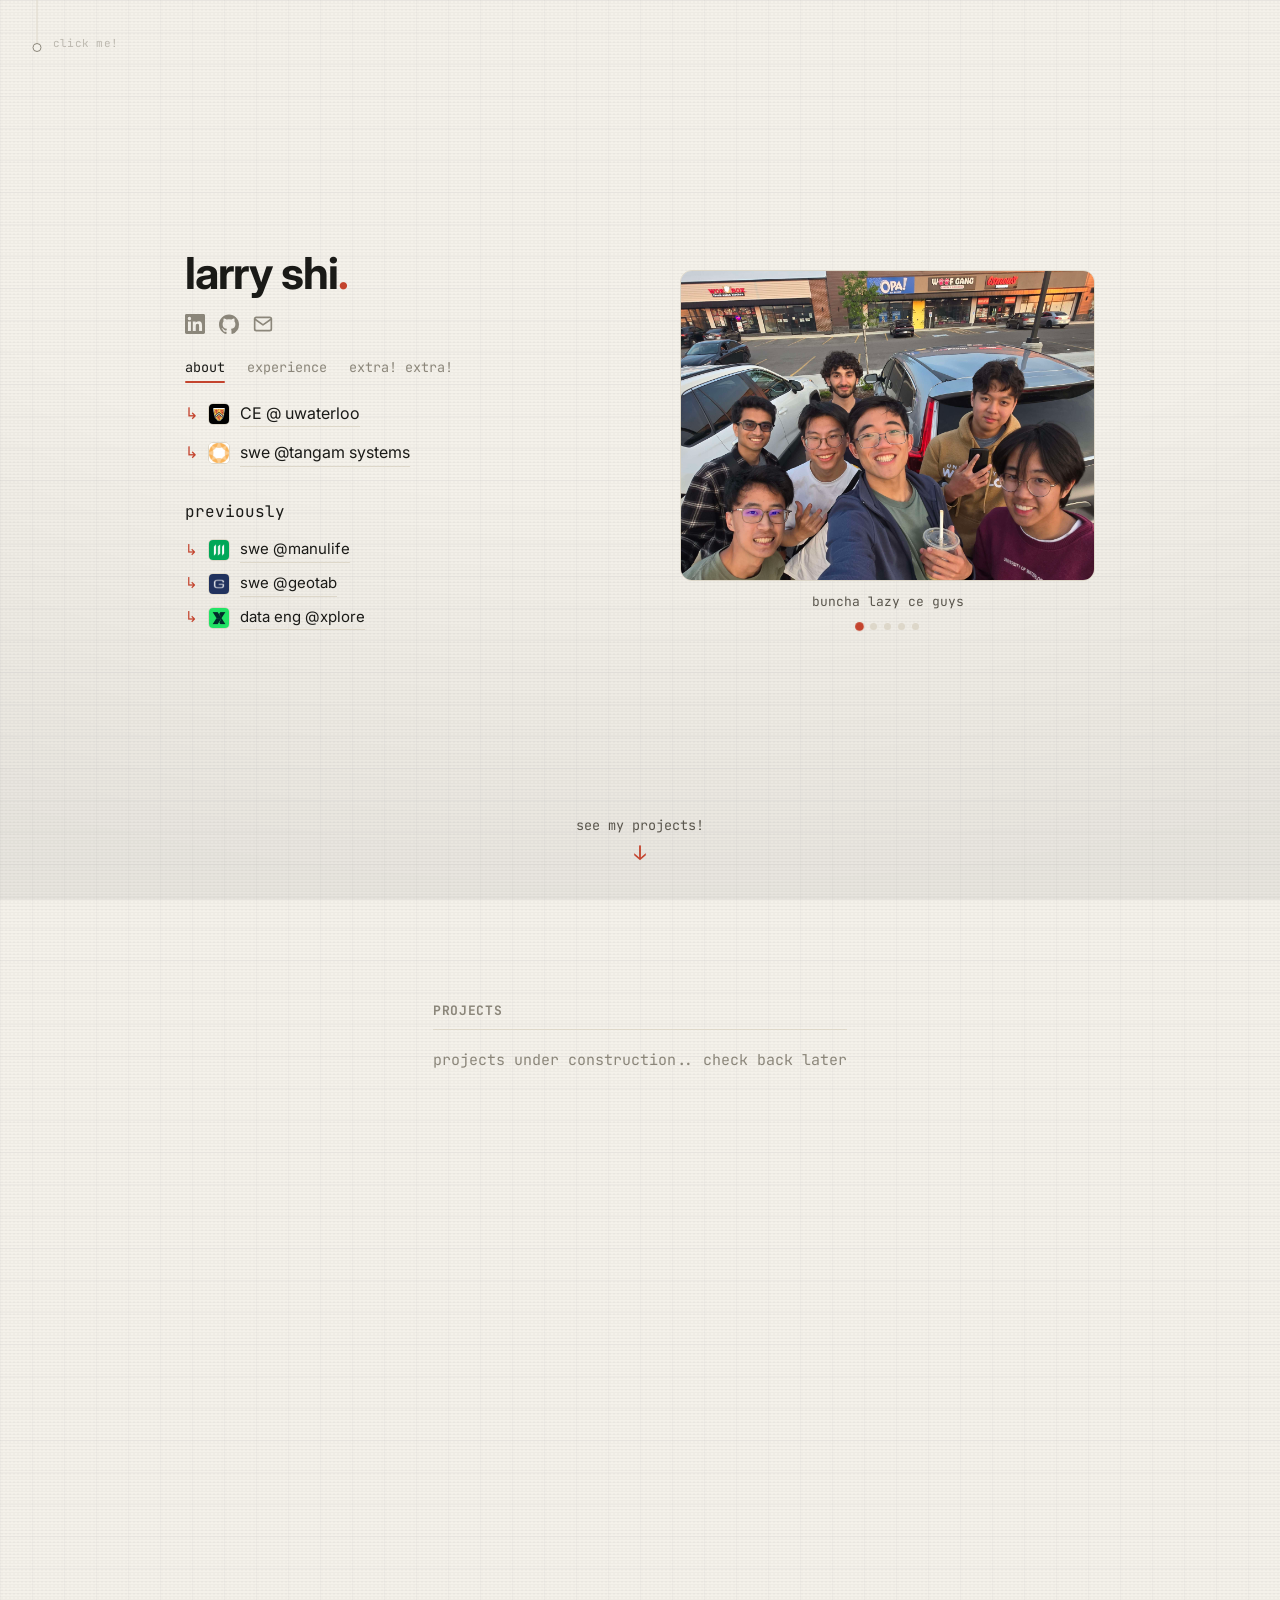
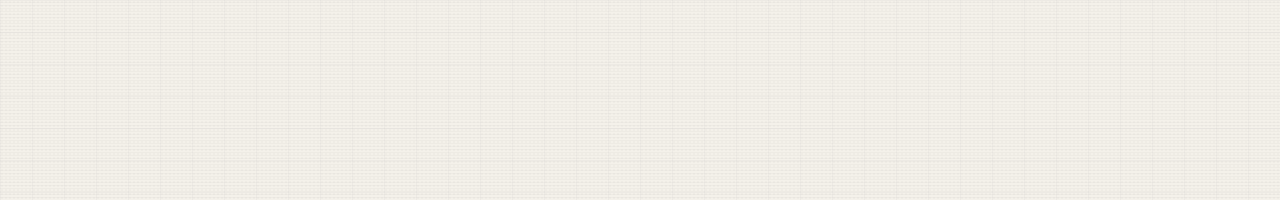
<file: index.html>
<!DOCTYPE html>
<html lang="en">
<head>
  <meta charset="UTF-8" />
  <meta name="viewport" content="width=device-width, initial-scale=1.0" />
  <script>
    // apply saved theme before paint to avoid a flash of the wrong colors.
    // On mobile (<=560px) we follow the system setting only, so we leave
    // data-theme unset and let the CSS media query handle it.
    (function () {
      if (matchMedia("(max-width: 560px)").matches) return;
      var t = localStorage.getItem("theme");
      if (t !== "light" && t !== "dark") {
        t = matchMedia("(prefers-color-scheme: dark)").matches ? "dark" : "light";
      }
      document.documentElement.setAttribute("data-theme", t);
    })();
  </script>
  <title>Larry Shi</title>
  <meta name="description" content="Larry Shi — Computer Engineering student at the University of Waterloo. Software and hardware projects, internships, and more." />
  <link rel="icon" type="image/jpeg" href="assets/icons/images.jpg" />
  <link rel="preconnect" href="https://fonts.googleapis.com" />
  <link rel="preconnect" href="https://fonts.gstatic.com" crossorigin />
  <link href="https://fonts.googleapis.com/css2?family=Inter:wght@400;500;600;700&family=JetBrains+Mono:wght@400;500;600&family=Playfair+Display:ital,wght@0,700;0,900;1,900&display=swap" rel="stylesheet" />
  <link rel="stylesheet" href="assets/styles.css" />
</head>
<body>
  <main class="panels">
    <!-- Panel 1: landing card -->
    <section class="panel" id="panel-landing">
      <div class="wrap">
        <div class="landing-card reveal-up">
          <div class="card-left">
            <div class="card-head">
              <div class="card-id">
                <h1 class="title">
                  <span data-fill="name">Larry Shi</span><span class="accent">.</span>
                </h1>
                <div class="card-socials" data-cardlinks></div>
              </div>
              <nav class="nav card-nav" data-cardnav></nav>
            </div>
            <p class="lede"><span data-type="tagline"></span></p>
            <ul class="arrow-list" data-about></ul>
          </div>
          <div class="card-right">
            <!-- Photo carousel — images & captions come from PROFILE.photos in data.js -->
            <figure class="carousel" data-carousel>
              <div class="carousel-stage">
                <div class="carousel-track" data-carousel-track></div>
                <button class="carousel-nav prev" type="button" data-carousel-prev aria-label="previous photo">‹</button>
                <button class="carousel-nav next" type="button" data-carousel-next aria-label="next photo">›</button>
              </div>
              <figcaption class="carousel-caption" data-carousel-caption></figcaption>
              <div class="carousel-dots" data-carousel-dots></div>
            </figure>
          </div>
        </div>
      </div>

      <button class="scroll-cue" type="button" data-goto="panel-projects" aria-label="see my projects">
        <span class="cue-label">see my projects!</span>
        <span class="cue-arrow" aria-hidden="true">↓</span>
      </button>
    </section>

    <!-- Panel 2: projects -->
    <section class="panel" id="panel-projects">
      <div class="wrap">
        <h2 class="section-head">projects</h2>
        <p class="placeholder reveal-up">projects under construction.. check back later</p>
      </div>
    </section>
  </main>

  <script src="assets/data.js"></script>
  <script src="assets/site.js"></script>
</body>
</html>
</file>
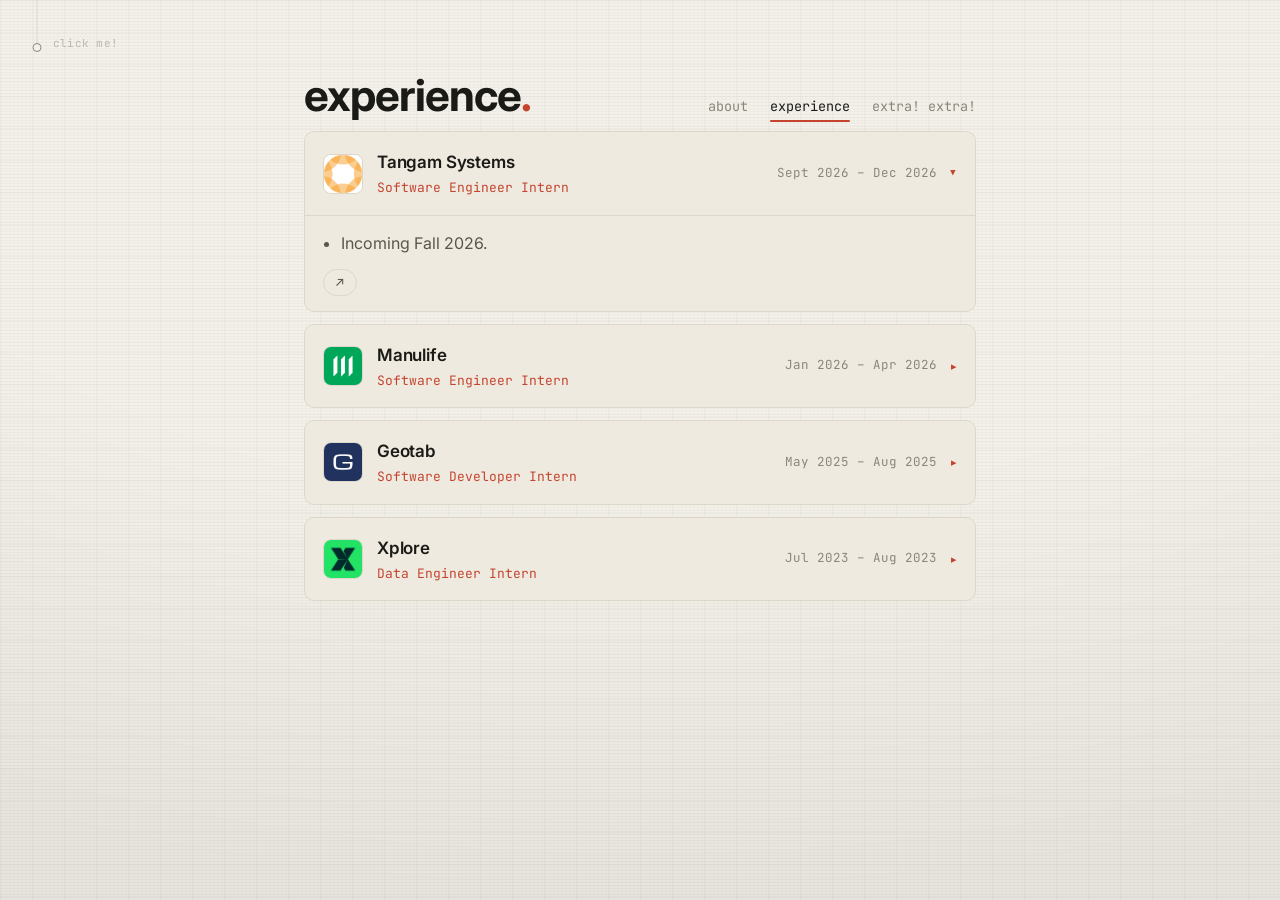
<file: experience.html>
<!DOCTYPE html>
<html lang="en">
<head>
  <meta charset="UTF-8" />
  <meta name="viewport" content="width=device-width, initial-scale=1.0" />
  <script>
    (function () {
      // mobile follows the system setting only — leave data-theme unset
      if (matchMedia("(max-width: 560px)").matches) return;
      var t = localStorage.getItem("theme");
      if (t !== "light" && t !== "dark") {
        t = matchMedia("(prefers-color-scheme: dark)").matches ? "dark" : "light";
      }
      document.documentElement.setAttribute("data-theme", t);
    })();
  </script>
  <title>Larry Shi</title>
  <meta name="description" content="Larry Shi's work experience: Tangam Systems, Manulife, Geotab, and Xplore." />
  <link rel="icon" type="image/jpeg" href="assets/icons/images.jpg" />
  <link rel="preconnect" href="https://fonts.googleapis.com" />
  <link rel="preconnect" href="https://fonts.gstatic.com" crossorigin />
  <link href="https://fonts.googleapis.com/css2?family=Inter:wght@400;500;600;700&family=JetBrains+Mono:wght@400;500;600&family=Playfair+Display:ital,wght@0,700;0,900;1,900&display=swap" rel="stylesheet" />
  <link rel="stylesheet" href="assets/styles.css" />
</head>
<body>
  <main>
    <div class="wrap">
      <div class="page-head reveal-up">
        <h1 class="title">experience<span class="accent">.</span></h1>
        <nav class="nav card-nav" data-cardnav></nav>
      </div>
      <div class="exp-wrap reveal-up" data-delay="1" data-experience></div>
    </div>
  </main>

  <script src="assets/data.js"></script>
  <script src="assets/site.js"></script>
</body>
</html>
</file>
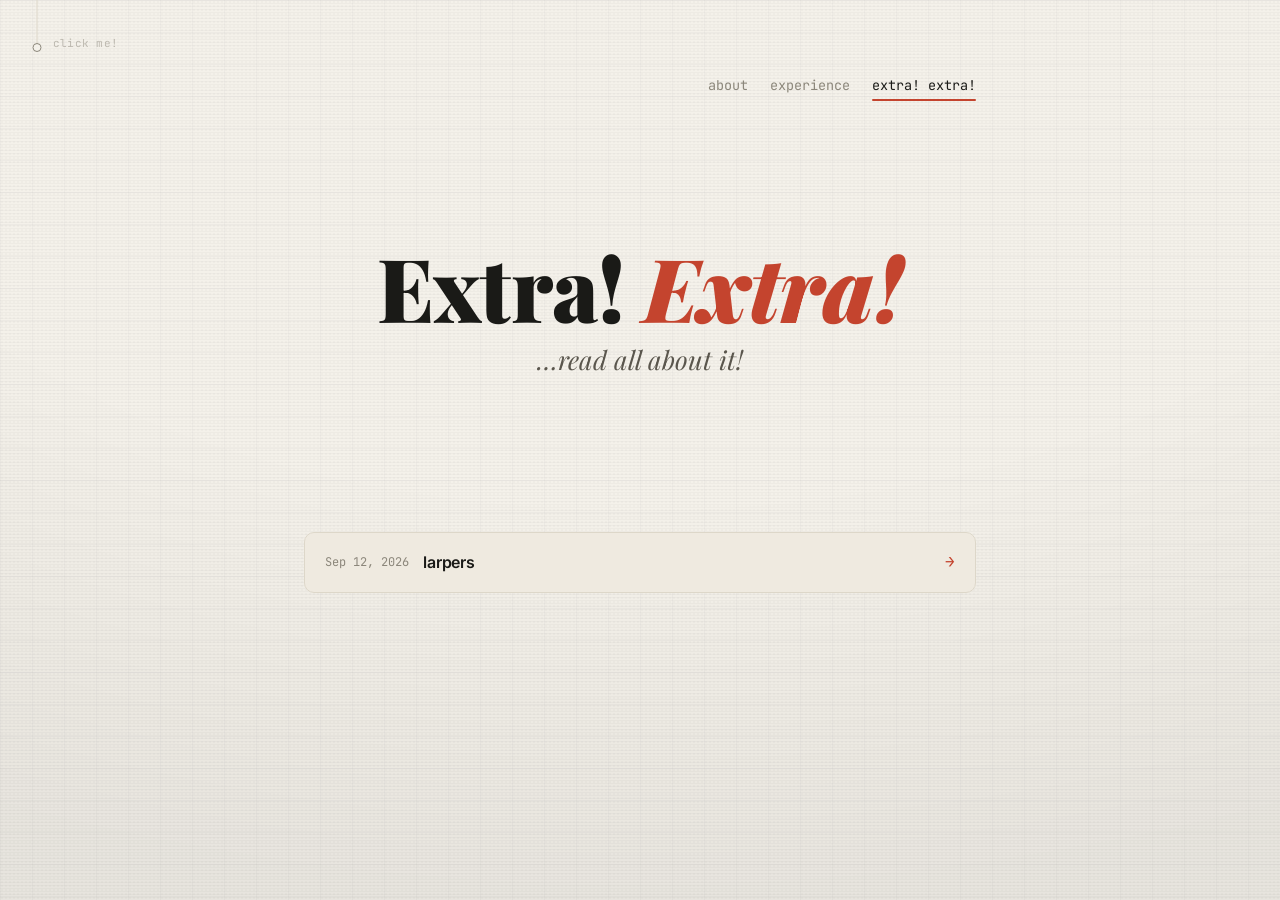
<file: extra.html>
<!DOCTYPE html>
<html lang="en">
<head>
  <meta charset="UTF-8" />
  <meta name="viewport" content="width=device-width, initial-scale=1.0" />
  <script>
    (function () {
      // mobile follows the system setting only — leave data-theme unset
      if (matchMedia("(max-width: 560px)").matches) return;
      var t = localStorage.getItem("theme");
      if (t !== "light" && t !== "dark") {
        t = matchMedia("(prefers-color-scheme: dark)").matches ? "dark" : "light";
      }
      document.documentElement.setAttribute("data-theme", t);
    })();
  </script>
  <title>Larry Shi</title>
  <meta name="description" content="Extra! Extra! — a spot for future blogs and other interests." />
  <link rel="icon" type="image/jpeg" href="assets/icons/images.jpg" />
  <link rel="preconnect" href="https://fonts.googleapis.com" />
  <link rel="preconnect" href="https://fonts.gstatic.com" crossorigin />
  <link href="https://fonts.googleapis.com/css2?family=Inter:wght@400;500;600;700&family=JetBrains+Mono:wght@400;500;600&family=Playfair+Display:ital,wght@0,700;0,900;1,900&display=swap" rel="stylesheet" />
  <link rel="stylesheet" href="assets/styles.css" />
</head>
<body>
  <main>
    <div class="wrap">
      <div class="page-head page-head-end reveal-up">
        <nav class="nav card-nav" data-cardnav></nav>
      </div>
      <section class="newsstand reveal-up">
        <h1 class="masthead">Extra! <span class="em">Extra!</span></h1>
        <p class="readabout">…read all about it!</p>
      </section>

      <div class="posts" data-posts></div>
    </div>
  </main>

  <script src="assets/data.js"></script>
  <script src="assets/posts.js"></script>
  <script src="assets/site.js"></script>
</body>
</html>
</file>
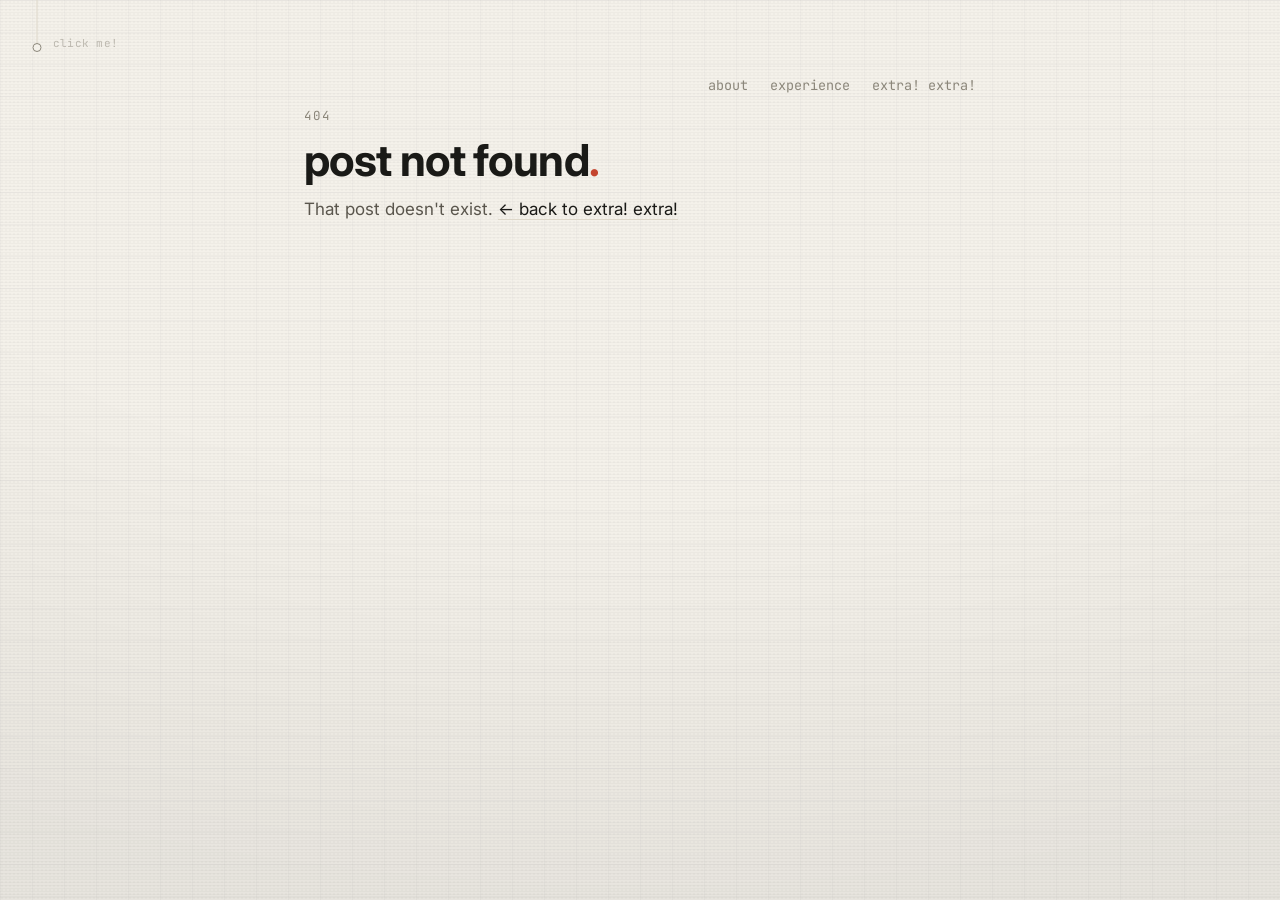
<file: post.html>
<!DOCTYPE html>
<html lang="en">
<head>
  <meta charset="UTF-8" />
  <meta name="viewport" content="width=device-width, initial-scale=1.0" />
  <script>
    (function () {
      // mobile follows the system setting only — leave data-theme unset
      if (matchMedia("(max-width: 560px)").matches) return;
      var t = localStorage.getItem("theme");
      if (t !== "light" && t !== "dark") {
        t = matchMedia("(prefers-color-scheme: dark)").matches ? "dark" : "light";
      }
      document.documentElement.setAttribute("data-theme", t);
    })();
  </script>
  <title>Larry Shi</title>
  <meta name="description" content="A blog post by Larry Shi." />
  <link rel="icon" type="image/jpeg" href="assets/icons/images.jpg" />
  <link rel="preconnect" href="https://fonts.googleapis.com" />
  <link rel="preconnect" href="https://fonts.gstatic.com" crossorigin />
  <link href="https://fonts.googleapis.com/css2?family=Inter:wght@400;500;600;700&family=JetBrains+Mono:wght@400;500;600&family=Playfair+Display:ital,wght@0,700;0,900;1,900&display=swap" rel="stylesheet" />
  <link rel="stylesheet" href="assets/styles.css" />
</head>
<body>
  <main>
    <div class="wrap">
      <div class="page-head page-head-end reveal-up">
        <nav class="nav card-nav" data-cardnav></nav>
      </div>
      <div data-post></div>
    </div>
  </main>

  <script src="assets/data.js"></script>
  <script src="assets/posts.js"></script>
  <script src="assets/site.js"></script>
</body>
</html>
</file>
<file: assets/styles.css>
/* ------------------------------------------------------------------
   Larry Shi — portfolio
   Clean, monospace-forward minimalism. Warm off-white / near-black.
   ------------------------------------------------------------------ */

:root {
  --bg: #f4f1ea;          /* warm paper */
  --bg-elev: #efeae0;
  --ink: #1a1a17;         /* near-black */
  --ink-soft: #5a564d;    /* muted body */
  --ink-faint: #8b867a;   /* captions */
  --line: #ddd7c9;        /* hairlines */
  --accent: #c4442e;      /* brick red */
  --accent-soft: #e8623f;
  --scanline: rgba(0, 0, 0, 0.022);
  --grid: rgba(0, 0, 0, 0.028);
  --grain: rgba(0, 0, 0, 0.02);
  --vignette: rgba(0, 0, 0, 0.05);
  --radius: 10px;
  --maxw: 720px;
  --topbar-h: 61px;
  --mono: "JetBrains Mono", "SF Mono", ui-monospace, "Cascadia Code",
    Menlo, Consolas, monospace;
  --sans: "Inter", -apple-system, BlinkMacSystemFont, "Segoe UI", Roboto,
    Helvetica, Arial, sans-serif;
}

/* dark palette — reusable block applied by OS preference OR manual toggle */
[data-theme="dark"] {
  --bg: #14130f;
  --bg-elev: #1c1a15;
  --ink: #ece7db;
  --ink-soft: #b3ad9e;
  --ink-faint: #837d6f;
  --line: #2c2a22;
  --accent: #e8623f;
  --accent-soft: #f2825f;
  --scanline: rgba(255, 255, 255, 0.02);
  --grid: rgba(120, 200, 150, 0.035);
  --grain: rgba(255, 255, 255, 0.015);
  --vignette: rgba(0, 0, 0, 0.45);
}

/* follow the OS in dark mode ONLY when the user hasn't picked a theme */
@media (prefers-color-scheme: dark) {
  :root:not([data-theme]) {
    --bg: #14130f;
    --bg-elev: #1c1a15;
    --ink: #ece7db;
    --ink-soft: #b3ad9e;
    --ink-faint: #837d6f;
    --line: #2c2a22;
    --accent: #e8623f;
    --accent-soft: #f2825f;
    --scanline: rgba(255, 255, 255, 0.02);
    --grid: rgba(120, 200, 150, 0.035);
    --grain: rgba(255, 255, 255, 0.015);
    --vignette: rgba(0, 0, 0, 0.45);
  }
}

* { box-sizing: border-box; }

/* When toggling light/dark, animate every element's colors together so
   borders, cards, and the background all cross-fade in sync (added briefly
   by JS during the switch, then removed so it never slows down hovers). */
html.theme-animating,
html.theme-animating *,
html.theme-animating *::before,
html.theme-animating *::after {
  transition: background-color 0.45s ease,
              border-color 0.45s ease,
              color 0.45s ease,
              fill 0.45s ease,
              stroke 0.45s ease !important;
}
@media (prefers-reduced-motion: reduce) {
  html.theme-animating,
  html.theme-animating *,
  html.theme-animating *::before,
  html.theme-animating *::after { transition: none !important; }
}

html { scroll-behavior: smooth; }

body {
  margin: 0;
  background: var(--bg);
  color: var(--ink);
  font-family: var(--sans);
  font-size: 16px;
  line-height: 1.65;
  -webkit-font-smoothing: antialiased;
  text-rendering: optimizeLegibility;
  position: relative;
  /* terminal texture: fine scanlines + faint grid + grain */
  background-image:
    repeating-linear-gradient(
      to bottom,
      var(--scanline) 0px,
      var(--scanline) 1px,
      transparent 1px,
      transparent 3px
    ),
    linear-gradient(var(--grid) 1px, transparent 1px),
    linear-gradient(90deg, var(--grid) 1px, transparent 1px),
    radial-gradient(var(--grain) 1px, transparent 1px);
  background-size: 100% 3px, 32px 32px, 32px 32px, 4px 4px;
}
/* soft crt vignette */
body::after {
  content: "";
  position: fixed;
  inset: 0;
  pointer-events: none;
  z-index: 1;
  background: radial-gradient(
    120% 100% at 50% 0%,
    transparent 55%,
    var(--vignette) 100%
  );
}
.topbar, main, footer { position: relative; z-index: 2; }

a { color: inherit; }

.wrap {
  max-width: var(--maxw);
  margin: 0 auto;
  padding: 0 24px;
}

/* ---------- top bar / nav ---------- */
.topbar {
  position: sticky;
  top: 0;
  z-index: 20;
  backdrop-filter: saturate(140%) blur(8px);
  background: color-mix(in srgb, var(--bg) 82%, transparent);
  border-bottom: 1px solid var(--line);
}
.topbar .wrap {
  display: flex;
  align-items: baseline;
  justify-content: space-between;
  gap: 16px;
  padding-top: 18px;
  padding-bottom: 18px;
}
.brand {
  font-family: var(--mono);
  font-weight: 600;
  letter-spacing: -0.01em;
  text-decoration: none;
  font-size: 15px;
}
.brand .prompt { color: var(--accent); opacity: 0.75; }
.brand .dot { color: var(--accent); }

nav.nav {
  display: flex;
  gap: 22px;
  font-family: var(--mono);
  font-size: 13.5px;
}
nav.nav a {
  text-decoration: none;
  color: var(--ink-faint);
  position: relative;
  padding: 2px 0;
  transition: color 0.18s ease;
}
nav.nav a:hover { color: var(--ink); }
nav.nav a.active { color: var(--ink); }
nav.nav a.active::after {
  content: "";
  position: absolute;
  left: 0;
  right: 0;
  bottom: -3px;
  height: 2px;
  background: var(--accent);
  border-radius: 2px;
}

/* ---------- page shell ---------- */
main { padding: 72px 0 96px; } /* top space clears the drawstring */

.eyebrow {
  font-family: var(--mono);
  font-size: 12.5px;
  letter-spacing: 0.06em;
  text-transform: uppercase;
  color: var(--ink-faint);
  margin: 0 0 10px;
}

h1.title {
  font-size: clamp(30px, 6vw, 44px);
  line-height: 1.05;
  letter-spacing: -0.02em;
  margin: 0 0 12px;
  font-weight: 700;
}
h1.title .accent { color: var(--accent); }

.lede {
  color: var(--ink-soft);
  font-size: 17px;
  margin: 0 0 8px;
  max-width: 56ch;
}

.section-head {
  font-family: var(--mono);
  font-size: 13px;
  letter-spacing: 0.05em;
  text-transform: uppercase;
  color: var(--ink-faint);
  margin: 52px 0 18px;
  padding-bottom: 8px;
  border-bottom: 1px solid var(--line);
}

/* ---------- arrow list (martinsit-inspired) ---------- */
.arrow-list { list-style: none; padding: 0; margin: 0; }
.arrow-list li {
  display: flex;
  align-items: center;
  gap: 10px;
  margin: 12px 0;
  color: var(--ink-soft);
}
.arrow-list li::before {
  content: "↳";
  color: var(--accent);
  flex: 0 0 auto;
  font-family: var(--mono);
  align-self: center;
}
/* the "previously" block stacks its label above the sublist */
.arrow-list li.prev-block { align-items: flex-start; flex-direction: column; margin-top: 12px; }
/* no arrow on the "previously" label line itself */
.arrow-list li.prev-block::before { content: none; }

/* company logo chips */
.logo-chip {
  flex: 0 0 auto;
  width: 22px;
  height: 22px;
  border-radius: 5px;
  object-fit: contain;
  background: var(--bg);
  border: 1px solid var(--line);
  vertical-align: middle;
}
.logo-chip.mono {
  display: inline-flex;
  align-items: center;
  justify-content: center;
  font-family: var(--mono);
  font-size: 12px;
  font-weight: 600;
  color: var(--accent);
}
/* when an <img> logo is present, hide the monogram until the image errors */
.logo-wrap { flex: 0 0 auto; display: inline-flex; }
.logo-wrap .logo-chip.mono { display: none; }
.logo-wrap .logo-chip.mono.show { display: inline-flex; }

/* ---------- projects ---------- */
.project {
  border: 1px solid var(--line);
  border-radius: var(--radius);
  background: var(--bg-elev);
  padding: 20px 22px;
  margin: 14px 0;
  transition: transform 0.2s ease, border-color 0.2s ease;
}
.project:hover {
  transform: translateY(-2px);
  border-color: color-mix(in srgb, var(--accent) 45%, var(--line));
}
.project .p-top {
  display: flex;
  align-items: baseline;
  justify-content: space-between;
  gap: 12px;
  flex-wrap: wrap;
}
.project h3 {
  margin: 0;
  font-size: 18px;
  font-family: var(--mono);
  letter-spacing: -0.01em;
}
.project .stack {
  font-family: var(--mono);
  font-size: 12px;
  color: var(--ink-faint);
}
.project .blurb { color: var(--ink-soft); margin: 6px 0 10px; }
.project ul { margin: 0; padding-left: 18px; color: var(--ink-soft); }
.project ul li { margin: 5px 0; }

/* ---------- experience ---------- */
.exp {
  display: grid;
  grid-template-columns: 170px 1fr;
  gap: 20px;
  padding: 22px 0;
  border-top: 1px solid var(--line);
}
.exp:last-child { border-bottom: 1px solid var(--line); }
.exp .when {
  font-family: var(--mono);
  font-size: 12.5px;
  color: var(--ink-faint);
  padding-top: 3px;
}
.exp h3 {
  margin: 0 0 2px;
  font-size: 18px;
  letter-spacing: -0.01em;
}
.exp .subtitle {
  font-family: var(--mono);
  font-size: 13px;
  color: var(--accent);
  margin: 0 0 10px;
}
.exp ul { margin: 0; padding-left: 18px; color: var(--ink-soft); }
.exp ul li { margin: 6px 0; }

/* ---------- skills ---------- */
.skills dl { margin: 0; }
.skills .row {
  display: grid;
  grid-template-columns: 170px 1fr;
  gap: 20px;
  padding: 12px 0;
  border-top: 1px solid var(--line);
}
.skills .row:last-child { border-bottom: 1px solid var(--line); }
.skills dt {
  font-family: var(--mono);
  font-size: 13px;
  color: var(--ink);
}
.skills dd { margin: 0; color: var(--ink-soft); }

/* ---------- footer ---------- */
footer {
  border-top: 1px solid var(--line);
  padding: 28px 0 48px;
}
footer .wrap {
  display: flex;
  justify-content: space-between;
  gap: 16px;
  flex-wrap: wrap;
  font-family: var(--mono);
  font-size: 13px;
  color: var(--ink-faint);
}
footer a { text-decoration: none; }
footer a:hover { color: var(--accent); }

.inline-links {
  display: flex;
  gap: 18px;
  flex-wrap: wrap;
  font-family: var(--mono);
  font-size: 13.5px;
  margin-top: 20px;
}
.inline-links a {
  text-decoration: none;
  color: var(--ink-soft);
  border-bottom: 1px solid transparent;
  transition: color 0.18s, border-color 0.18s;
}
.inline-links a:hover {
  color: var(--accent);
  border-color: var(--accent);
}

/* ---------- extra! extra! page ---------- */
.newsstand {
  display: flex;
  flex-direction: column;
  align-items: center;
  justify-content: center;
  text-align: center;
  gap: 10px;
  min-height: 46vh;
}
.newsstand .masthead {
  font-family: "Playfair Display", Georgia, "Times New Roman", serif;
  font-weight: 900;
  letter-spacing: -0.01em;
  font-size: clamp(44px, 10vw, 88px);
  line-height: 0.95;
  margin: 0;
}
.newsstand .masthead .em { color: var(--accent); font-style: italic; }
.newsstand .readabout {
  font-family: "Playfair Display", Georgia, serif;
  font-style: italic;
  font-size: clamp(18px, 3.4vw, 26px);
  color: var(--ink-soft);
  margin: 0;
}

/* ---------- entrance motion ---------- */
.reveal-up {
  opacity: 0;
  transform: translateY(12px);
  animation: rise 0.6s cubic-bezier(0.16, 1, 0.3, 1) forwards;
}
@keyframes rise {
  to { opacity: 1; transform: none; }
}
[data-delay="1"] { animation-delay: 0.06s; }
[data-delay="2"] { animation-delay: 0.12s; }
[data-delay="3"] { animation-delay: 0.18s; }
[data-delay="4"] { animation-delay: 0.24s; }

@media (prefers-reduced-motion: reduce) {
  * { animation: none !important; transition: none !important; }
  html { scroll-behavior: auto; }
  .reveal-up { opacity: 1; transform: none; }
}

/* ---------- responsive ---------- */
@media (max-width: 560px) {
  .topbar .wrap { flex-direction: column; align-items: flex-start; gap: 10px; }
  nav.nav { gap: 18px; }
}

/* ------------------------------------------------------------------
   Added: about links, "previously" dropdown, blog, typewriter caret
   ------------------------------------------------------------------ */

/* external / inline links inside content */
a.ext {
  text-decoration: none;
  color: var(--ink);
  border-bottom: 1px solid var(--line);
  transition: color 0.16s, border-color 0.16s;
}
a.ext:hover { color: var(--accent); border-color: var(--accent); }

/* education link — plain (no underline, not bold) */
a.edu {
  font-weight: 400;
  text-decoration: none;
  border-bottom: 1px solid var(--line);
  color: var(--ink);
  transition: color 0.16s, border-color 0.16s;
}
a.edu:hover { color: var(--accent); border-color: var(--accent); }

/* "previously" — compact bullet list with orange ↳ arrows */
.prev-block { flex-direction: column; }
.prev-label {
  font-family: var(--mono);
  color: var(--ink);
  margin-top: 20px;
}
.prev-list {
  margin: 0;
  padding: 0;
}
.prev-list li:first-child { margin-top: 2px; }
.prev-list li {
  margin: 8px 0;
  font-size: 15px;
  align-items: center;
}

/* typewriter caret */
[data-type].typing::after {
  content: "▋";
  color: var(--accent);
  margin-left: 2px;
  animation: blink 1s steps(1) infinite;
}
@keyframes blink { 50% { opacity: 0; } }

/* ---------- blog list (clickable cards -> post.html) ---------- */
.posts { margin-top: 8px; }
.empty { color: var(--ink-faint); font-family: var(--mono); font-size: 14px; }
.post-link {
  display: flex;
  align-items: center;
  gap: 14px;
  padding: 16px 20px;
  border: 1px solid var(--line);
  border-radius: var(--radius);
  background: var(--bg-elev);
  margin: 12px 0;
  text-decoration: none;
  color: inherit;
  transition: border-color 0.2s ease, transform 0.2s ease;
}
.post-link:hover {
  border-color: color-mix(in srgb, var(--accent) 45%, var(--line));
  transform: translateX(3px);
}
.post-meta { display: flex; align-items: center; gap: 10px; flex: 0 0 auto; }
.post-date {
  font-family: var(--mono);
  font-size: 12px;
  color: var(--ink-faint);
  white-space: nowrap;
}
.post-tag {
  font-family: var(--mono);
  font-size: 11px;
  color: var(--accent);
  border: 1px solid color-mix(in srgb, var(--accent) 40%, var(--line));
  border-radius: 999px;
  padding: 1px 8px;
}
.post-title {
  font-weight: 600;
  letter-spacing: -0.01em;
  flex: 1 1 auto;
}
.post-go {
  color: var(--accent);
  font-family: var(--mono);
  flex: 0 0 auto;
  transition: transform 0.2s ease;
}
.post-link:hover .post-go { transform: translateX(4px); }

/* ---------- single post page ---------- */
.back-link {
  display: inline-block;
  font-family: var(--mono);
  font-size: 13px;
  color: var(--ink-faint);
  text-decoration: none;
  margin-bottom: 22px;
  transition: color 0.16s ease;
}
.back-link:hover { color: var(--accent); }
.single-post .post-meta { margin-bottom: 12px; }
.single-post .post-headline {
  font-size: clamp(28px, 5vw, 42px);
  line-height: 1.1;
  letter-spacing: -0.02em;
  margin: 0 0 20px;
}
.post-article {
  color: var(--ink-soft);
  font-size: 17px;
  line-height: 1.75;
  max-width: 62ch;
}
.post-article p { margin: 16px 0; }
.post-article code {
  font-family: var(--mono);
  font-size: 0.88em;
  background: color-mix(in srgb, var(--accent) 12%, transparent);
  padding: 1px 6px;
  border-radius: 5px;
}
.post-article a { color: var(--accent); text-underline-offset: 2px; }


/* ------------------------------------------------------------------
   Added: full-page panels, landing card, photo slot, scroll cue
   ------------------------------------------------------------------ */

main.panels {
  padding: 0;
  scroll-snap-type: y mandatory;
}
.panel {
  min-height: 100vh;
  min-height: 100svh;
  display: flex;
  flex-direction: column;
  justify-content: center;
  scroll-snap-align: start;
  position: relative;
  padding: 64px 0; /* symmetric so content sits optically centered */
  box-sizing: border-box;
}
/* landing card gets a wider stage than the default text column */
#panel-landing .wrap { max-width: 1040px; }
/* no topbar on the landing page — center against the full viewport */
#panel-landing {
  min-height: 100vh;
  min-height: 100svh;
  padding: 24px 0;
}
#panel-projects {
  justify-content: flex-start;
  padding-top: 100px;
}
#panel-projects .section-head { margin-top: 0; }

/* landing card */
.landing-card {
  display: grid;
  grid-template-columns: 1fr 0.92fr;
  gap: 44px;
  align-items: stretch; /* photo stretches to match the text column height */
  background: none;
  border: none;
  border-radius: 0;
  padding: 0;
}
.landing-card .title { margin-top: 0; text-transform: lowercase; }
.landing-card .card-left {
  min-width: 0;
  display: flex;
  flex-direction: column;
}

/* page header row (experience / extra / post): title left, nav right */
.page-head {
  display: flex;
  align-items: baseline;
  justify-content: space-between;
  gap: 20px;
  flex-wrap: wrap;
  margin-bottom: 8px;
}
.page-head .title { margin-bottom: 0; }
.page-head-end { justify-content: flex-end; }

/* projects placeholder */
.placeholder {
  color: var(--ink-faint);
  font-family: var(--mono);
  font-size: 15px;
}

/* header row: name + socials on the left, page nav on the right */
.card-head {
  display: flex;
  align-items: baseline;
  justify-content: space-between;
  gap: 20px;
  flex-wrap: wrap;
}
.card-id { display: flex; flex-direction: column; gap: 6px; }
.card-socials {
  display: flex;
  align-items: center;
  gap: 14px;
}
.social-icon {
  display: inline-flex;
  color: var(--ink-faint);
  transition: color 0.16s ease, transform 0.16s ease;
}
.social-icon svg {
  width: 20px;
  height: 20px;
  display: block;
}
.social-icon:hover {
  color: var(--accent);
  transform: translateY(-2px);
}
.card-nav {
  display: flex;
  gap: 20px;
  font-family: var(--mono);
  font-size: 14px;
}
.card-nav a {
  text-decoration: none;
  color: var(--ink-faint);
  position: relative;
  padding: 2px 0;
  transition: color 0.18s ease;
}
.card-nav a:hover { color: var(--ink); }
.card-nav a.active { color: var(--ink); }
.card-nav a.active::after {
  content: "";
  position: absolute;
  left: 0;
  right: 0;
  bottom: -3px;
  height: 2px;
  background: var(--accent);
  border-radius: 2px;
}
.card-right { display: flex; align-items: center; }

/* photo placeholder — swap the inner content for an <img> later */
.photo-slot {
  position: relative;
  width: 100%;
  flex: 1 1 auto;      /* fill the full height of the text column */
  min-height: 320px;
  border-radius: 12px;
  border: 1.5px dashed color-mix(in srgb, var(--accent) 45%, var(--line));
  background:
    repeating-linear-gradient(
      45deg,
      color-mix(in srgb, var(--accent) 6%, transparent) 0,
      color-mix(in srgb, var(--accent) 6%, transparent) 10px,
      transparent 10px,
      transparent 20px
    ),
    var(--bg);
  display: flex;
  align-items: center;
  justify-content: center;
  overflow: hidden;
}
.photo-slot .photo-hint {
  font-family: var(--mono);
  font-size: 13px;
  letter-spacing: 0.08em;
  text-transform: uppercase;
  color: var(--ink-faint);
}
/* if you drop an <img> inside .photo-slot it will fill nicely */
.photo-slot img { width: 100%; height: 100%; object-fit: cover; }

/* scroll cue: "see my projects!" with bouncing arrow */
.scroll-cue {
  position: absolute;
  left: 50%;
  bottom: 26px;
  transform: translateX(-50%);
  display: inline-flex;
  flex-direction: column;
  align-items: center;
  gap: 6px;
  background: none;
  border: none;
  cursor: pointer;
  color: var(--ink-soft);
  font-family: var(--mono);
  font-size: 13.5px;
  padding: 8px 12px;
  transition: color 0.18s ease;
}
.scroll-cue:hover { color: var(--accent); }
.scroll-cue .cue-arrow {
  font-size: 20px;
  color: var(--accent);
  animation: cue-bob 1.6s ease-in-out infinite;
}
@keyframes cue-bob {
  0%, 100% { transform: translateY(0); }
  50% { transform: translateY(6px); }
}

@media (max-width: 720px) {
  /* let the landing panel grow with its content instead of forcing 100vh +
     vertical centering, which pushed the absolutely-positioned scroll cue
     up over the "previously" list */
  #panel-landing {
    min-height: auto;
    justify-content: flex-start;
    padding: 36px 0 28px;
  }
  .landing-card {
    grid-template-columns: 1fr;
    padding: 0;
    gap: 22px;
  }
  .card-head { align-items: flex-start; }
  .card-right { order: -1; }
  .photo-slot {
    flex: 0 0 auto;
    aspect-ratio: 4 / 3;   /* match the carousel so layouts are consistent */
    min-height: 0;
    max-width: 320px;
    margin: 0 auto;
  }
  /* scroll cue joins the normal document flow so it sits BELOW the content */
  .scroll-cue {
    position: static;
    transform: none;
    margin: 26px auto 0;
  }
}

@media (prefers-reduced-motion: reduce) {
  main.panels { scroll-snap-type: none; }
  .scroll-cue .cue-arrow { animation: none; }
}

/* ------------------------------------------------------------------
   Added: experience tiles (dropdown)
   ------------------------------------------------------------------ */
.exp-wrap { margin-top: 8px; }
.exp-tile {
  border: 1px solid var(--line);
  border-radius: var(--radius);
  background: var(--bg-elev);
  margin: 12px 0;
  overflow: hidden;
  transition: border-color 0.2s ease, transform 0.2s ease;
}
.exp-tile:hover {
  border-color: color-mix(in srgb, var(--accent) 40%, var(--line));
}
.exp-tile summary {
  list-style: none;
  cursor: pointer;
  display: flex;
  align-items: center;
  gap: 14px;
  padding: 16px 18px;
}
.exp-tile summary::-webkit-details-marker { display: none; }

/* bigger logo on the tile */
.exp-logo { flex: 0 0 auto; display: inline-flex; }
.exp-logo .logo-chip,
.exp-logo .logo-wrap { width: 40px; height: 40px; }
.exp-logo .logo-chip { border-radius: 8px; }
.exp-logo .logo-chip.mono { font-size: 18px; }

.exp-headings {
  display: flex;
  flex-direction: column;
  gap: 1px;
  flex: 1 1 auto;
  min-width: 0;
}
.exp-company {
  font-weight: 600;
  letter-spacing: -0.01em;
  font-size: 17px;
}
.exp-role {
  font-family: var(--mono);
  font-size: 13px;
  color: var(--accent);
}
.exp-when {
  font-family: var(--mono);
  font-size: 12.5px;
  color: var(--ink-faint);
  white-space: nowrap;
  flex: 0 0 auto;
}
.exp-tile .chev {
  color: var(--accent);
  font-size: 11px;
  flex: 0 0 auto;
  transition: transform 0.22s ease;
}
.exp-tile details[open] .chev { transform: rotate(90deg); }

.exp-detail {
  padding: 2px 18px 16px;
  border-top: 1px solid var(--line);
}
.exp-detail ul {
  margin: 12px 0 0;
  padding-left: 18px;
  color: var(--ink-soft);
}
.exp-detail ul li { margin: 7px 0; }
.exp-foot { margin-top: 12px; }
.exp-visit {
  font-family: var(--mono);
  font-size: 13px;
  text-decoration: none;
  color: var(--ink-soft);
  border: 1px solid var(--line);
  border-radius: 999px;
  padding: 4px 12px;
  transition: color 0.16s, border-color 0.16s;
}
.exp-visit:hover { color: var(--accent); border-color: var(--accent); }

@media (max-width: 560px) {
  .exp-when { display: none; } /* keep the tile header tidy on small screens */
}

/* ------------------------------------------------------------------
   Added: photo carousel (landing page)
   ------------------------------------------------------------------ */
.carousel {
  margin: 0;
  display: flex;
  flex-direction: column;
  gap: 10px;
  align-self: center;     /* center within the card column */
  width: 100%;
}
.carousel-stage {
  position: relative;
  width: 100%;
  /* FIXED frame — the page never shifts as the carousel cycles. Images fill
     it with object-fit: cover; the circle is positioned by JS using cover
     math so it stays on the face at any screen size. */
  aspect-ratio: 4 / 3;
  border-radius: 12px;
  overflow: hidden;
  background: var(--bg-elev);
  border: 1px solid var(--line);
}
.carousel-track { position: absolute; inset: 0; }
.carousel-slide {
  position: absolute;
  inset: 0;
  opacity: 0;
  transition: opacity 0.6s ease;
  pointer-events: none;
}
.carousel-slide.active { opacity: 1; pointer-events: auto; }
.carousel-slide img {
  width: 100%;
  height: 100%;
  object-fit: cover;   /* fill the fixed frame; JS maps the circle onto it */
  display: block;
}

/* animated "that's me!" circle drawn over the head */
.head-circle {
  --circle-color: #d8ff3e; /* high-vis lime — pops on most photos */
  position: absolute;
  /* left/top/width/height set by JS (positionCircle) in px, relative to the
     rendered image; translate keeps the circle centered on that point */
  transform: translate(-50%, -50%) rotate(-4deg);
  overflow: visible;
  pointer-events: none;
  /* hidden by default; fades out when .draw is removed (mouse leaves) */
  opacity: 0;
  transition: opacity 0.35s ease;
  /* dark halo so the bright stroke stays readable over light photo areas */
  filter: drop-shadow(0 0 2px rgba(0, 0, 0, 0.85))
          drop-shadow(0 1px 3px rgba(0, 0, 0, 0.55));
}
.head-circle path {
  stroke-dasharray: 340;
  /* fully "undrawn" by default; undraws smoothly when .draw is removed */
  stroke-dashoffset: 340;
  transition: stroke-dashoffset 0.5s cubic-bezier(0.65, 0, 0.35, 1);
}
/* draw the sketch in while hovering */
.head-circle.draw {
  opacity: 1;
}
.head-circle.draw path {
  stroke-dashoffset: 0;
}

@media (prefers-reduced-motion: reduce) {
  /* no sketch animation — just fade the finished circle in/out */
  .head-circle path { transition: none; stroke-dashoffset: 0; }
}

/* prev / next arrows */
.carousel-nav {
  position: absolute;
  top: 50%;
  transform: translateY(-50%);
  width: 34px;
  height: 34px;
  border-radius: 50%;
  border: none;
  background: color-mix(in srgb, var(--bg) 55%, transparent);
  backdrop-filter: blur(4px);
  color: var(--ink);
  font-size: 20px;
  line-height: 1;
  cursor: pointer;
  display: flex;
  align-items: center;
  justify-content: center;
  opacity: 0;
  transition: opacity 0.2s ease, background 0.2s ease;
}
.carousel-stage:hover .carousel-nav { opacity: 1; }
.carousel-nav:hover { background: var(--accent); color: #fff; }
.carousel-nav.prev { left: 10px; }
.carousel-nav.next { right: 10px; }

/* caption */
.carousel-caption {
  font-family: var(--mono);
  font-size: 13px;
  color: var(--ink-soft);
  text-align: center;
  min-height: 1.2em;
  padding: 0 6px;
}

/* dots */
.carousel-dots {
  display: flex;
  justify-content: center;
  gap: 7px;
}
.carousel-dots .dot {
  width: 7px;
  height: 7px;
  padding: 0;
  border-radius: 50%;
  border: none;
  background: var(--line);
  cursor: pointer;
  transition: background 0.2s ease, transform 0.2s ease;
}
.carousel-dots .dot:hover { background: var(--ink-faint); }
.carousel-dots .dot.active { background: var(--accent); transform: scale(1.25); }

@media (max-width: 720px) {
  .carousel {
    max-width: 300px;
    margin: 0 auto;
    width: 100%;
  }
  /* hide the prev/next arrows on mobile so they don't cover the photo —
     users swipe left/right (and tap the dots) instead */
  .carousel-nav { display: none; }
  .carousel-stage { touch-action: pan-y; } /* allow vertical page scroll */
}

/* ------------------------------------------------------------------
   Added: drawstring light/dark toggle (top-left corner)
   ------------------------------------------------------------------ */
.drawstring {
  /* absolute (not fixed) so it lives at the TOP of the page and scrolls
     away with the content — on mobile it won't float over other elements */
  position: absolute;
  top: 0;
  left: 30px;
  z-index: 60;
  display: flex;
  align-items: flex-start;
  gap: 9px;
  pointer-events: none; /* only the button is interactive */
}
.drawstring .pull {
  pointer-events: auto;
  position: relative;
  width: 14px;
  height: 52px;              /* cord length + knob */
  background: none;
  border: none;
  padding: 0;
  cursor: pointer;
  display: block;
  transition: transform 0.3s cubic-bezier(0.34, 1.4, 0.64, 1);
}
/* thin hairline cord — extends above the top edge so pulling it down never
   leaves a gap between the cord and the top of the screen */
.drawstring .cord {
  position: absolute;
  top: -18px;
  left: 50%;
  transform: translateX(-50%);
  width: 1px;
  height: 61px;   /* reaches from above the top edge down to the knob */
  background: var(--line);
}
/* small hollow ring knob — fills softly on hover */
.drawstring .knob {
  position: absolute;
  bottom: 0;
  left: 50%;
  transform: translateX(-50%);
  width: 9px;
  height: 9px;
  border-radius: 50%;
  background: var(--bg);
  border: 1.5px solid var(--ink-faint);
  transition: border-color 0.2s ease, background 0.2s ease;
}
.drawstring .pull:hover .knob {
  border-color: var(--accent);
  background: var(--accent);
}
.drawstring .pull:hover .cord { background: var(--ink-faint); }
/* gentle hover tug + soft click pull */
.drawstring .pull:hover { transform: translateY(4px); }
.drawstring.pulling .pull {
  animation: cord-pull 0.45s cubic-bezier(0.34, 1.4, 0.64, 1);
}
@keyframes cord-pull {
  0% { transform: translateY(0); }
  45% { transform: translateY(11px); }
  100% { transform: translateY(0); }
}

/* "click me!" — quiet mono text, no pill */
.drawstring .pull-hint {
  font-family: var(--mono);
  font-size: 11px;
  letter-spacing: 0.02em;
  color: var(--ink-faint);
  margin-top: 34px;          /* sit beside the knob */
  white-space: nowrap;
  opacity: 0.5;              /* intentionally translucent */
  transition: opacity 0.3s ease, visibility 0.3s ease;
}
.drawstring.hint-hidden .pull-hint {
  opacity: 0;
  visibility: hidden;
}

@media (max-width: 560px) {
  /* no manual toggle on mobile — theme follows the system setting */
  .drawstring { display: none; }
}
</file>
